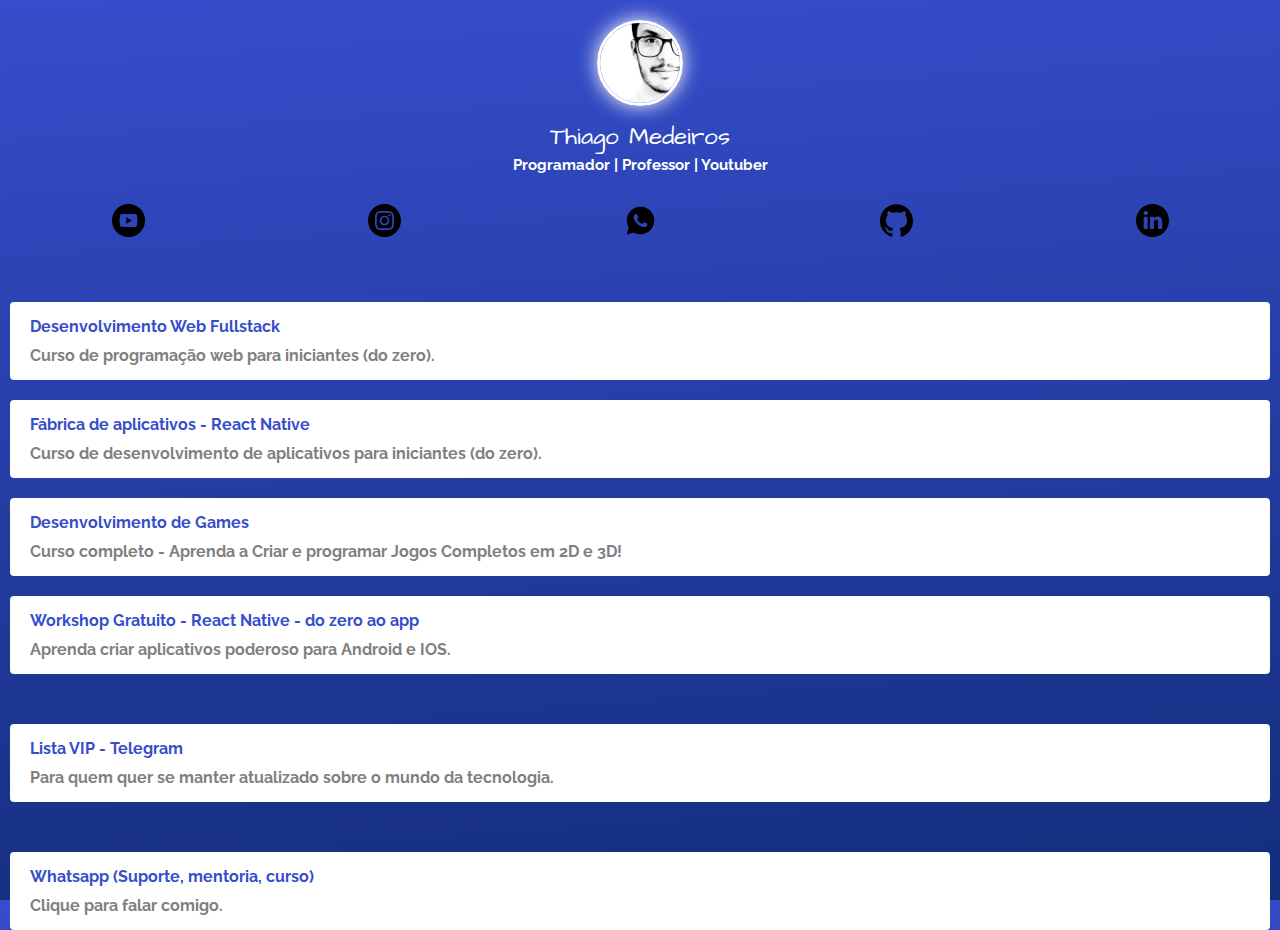
<file: index.html>
<!DOCTYPE html>
<html lang="en">
<head>
    <meta charset="UTF-8">
    <meta http-equiv="X-UA-Compatible" content="IE=edge">
    <meta name="viewport" content="width=device-width, initial-scale=1.0">
    <title> Linktree </title>

    <link href="https://fonts.googleapis.com/css2?family=Architects+Daughter&family=Raleway&display=swap" rel="stylesheet">
    <link rel="stylesheet" href="css/style.css">
    <!-- Global site tag (gtag.js) - Google Analytics -->
    <script async src="https://www.googletagmanager.com/ gtag/  js?id=G-4B65EVHGSF">
    </script>
    <script>
     window.dataLayer = window.dataLayer || [];
     function gtag(){dataLayer.push(arguments);}
     gtag('js', new Date());

     gtag('config', 'G-4B65EVHGSF');
    </script>
</head> 

<body>

    <div class="profile"> 
     <img src="img/thiago.jpg" alt="Thiago" class="avatar">
     <h1> Thiago Medeiros </h1>
     <h2> Programador | Professor | Youtuber </h2>
    </div>

    <ul class="social"> 
        <li> 
            <a href="https://www.youtube.com">
                <img src="img/youtube.png" alt="youtube">
            </a>
        </li>
        <li> 
            <a href="instagram.com">
                <img src="img/insta.svg" alt="instagram">
            </a>
        </li>
        <li> 
            <a href="https://wa.me/5551997525145">
                <img src="img/whatsapp.png" alt="whatsapp">
    
            </a>
        </li>
        <li> 
            <a href="github.com">
                <img src="img/github.svg" alt="github">
    
            </a>
        </li>
        <li> 
            <a href="linkedin.com">
                <img src="img/linkedin.svg" alt="linkedin">
    
            </a>
        </li>

        
    </ul> <br> 

    <ul class="links-list">
        <li>
            <a href="">
                Desenvolvimento Web Fullstack
                <span> Curso de programação web para iniciantes (do zero). </span> 
            </a>
        </li>
        <li>
            <a href="">
                Fábrica de aplicativos - React Native
                <span> Curso de desenvolvimento de aplicativos para iniciantes (do zero).
                </span>
            </a>
        </li>
        <li>
            <a href="">
                Desenvolvimento de Games 
                <span> Curso completo - Aprenda a Criar e programar Jogos Completos em 2D e 3D!
                </span>
            </a>
        </li>
        <li>
            <a href="">
                Workshop Gratuito - React Native - do zero ao app 
                <span> Aprenda criar aplicativos poderoso para Android e IOS.
                </span>
            </a>
        </li>
    </ul>  

    <ul class="nova-pagina">
        <li>
            <a href="">
                Lista VIP - Telegram
                <span> Para quem quer se manter atualizado   sobre o mundo da tecnologia. 
                </span> 
            </a>
        </li>
        <li>
            <a href="https://wa.me/5551997525145">
                Whatsapp (Suporte, mentoria, curso)
                <span> Clique para falar comigo. 
                </span>
             </a>
            
        </li>
    </ul>
</body>
</html>
</file>
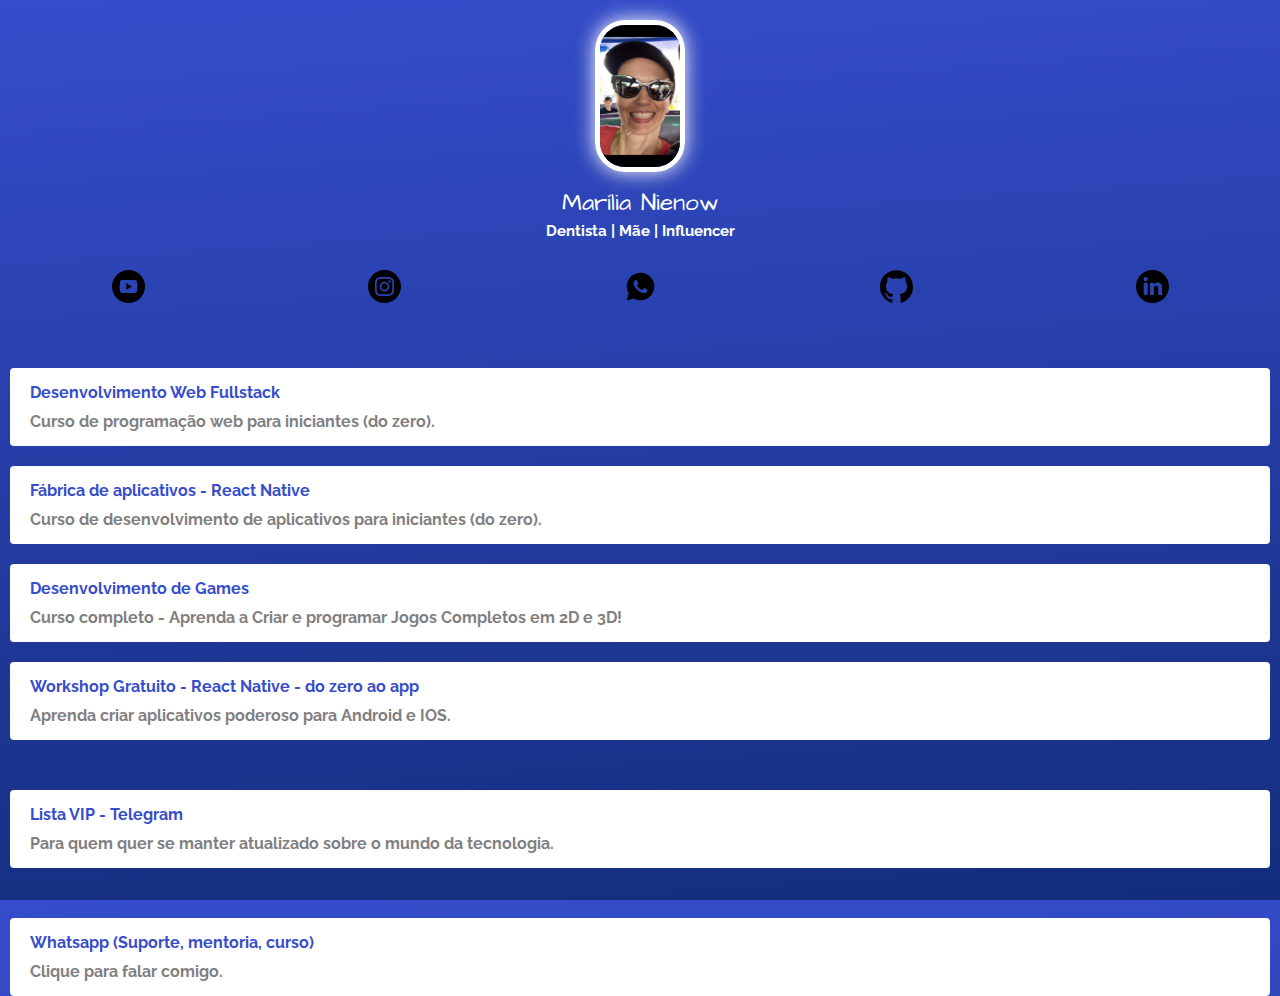
<file: linktree-mãe/index.html>
<!DOCTYPE html>
<html lang="en">
<head>
    <meta charset="UTF-8">
    <meta http-equiv="X-UA-Compatible" content="IE=edge">
    <meta name="viewport" content="width=device-width, initial-scale=1.0">
    <title> Linktree-Mãe </title>

    <link href="https://fonts.googleapis.com/css2?family=Architects+Daughter&family=Raleway&display=swap" rel="stylesheet">
    <link rel="stylesheet" href="css/style.css">
   
</head> 

<body>

    <div class="profile"> 
     <img src="img/marília.png" alt="Marília" class="avatar">
     <h1> Marília Nienow </h1>
     <h2> Dentista | Mãe | Influencer </h2>
    </div>

    <ul class="social"> 
        <li> 
            <a href="https://www.youtube.com">
                <img src="img/youtube.png" alt="youtube">
            </a>
        </li>
        <li> 
            <a href="instagram.com">
                <img src="img/insta.svg" alt="instagram">
            </a>
        </li>
        <li> 
            <a href="https://wa.me/5551997525145">
                <img src="img/whatsapp.png" alt="whatsapp">
    
            </a>
        </li>
        <li> 
            <a href="github.com">
                <img src="img/github.svg" alt="github">
    
            </a>
        </li>
        <li> 
            <a href="linkedin.com">
                <img src="img/linkedin.svg" alt="linkedin">
    
            </a>
        </li>

        
    </ul> <br> 

    <ul class="links-list">
        <li>
            <a href="">
                Desenvolvimento Web Fullstack
                <span> Curso de programação web para iniciantes (do zero). </span> 
            </a>
        </li>
        <li>
            <a href="">
                Fábrica de aplicativos - React Native
                <span> Curso de desenvolvimento de aplicativos para iniciantes (do zero).
                </span>
            </a>
        </li>
        <li>
            <a href="">
                Desenvolvimento de Games 
                <span> Curso completo - Aprenda a Criar e programar Jogos Completos em 2D e 3D!
                </span>
            </a>
        </li>
        <li>
            <a href="">
                Workshop Gratuito - React Native - do zero ao app 
                <span> Aprenda criar aplicativos poderoso para Android e IOS.
                </span>
            </a>
        </li>
    </ul>  

    <ul class="nova-pagina">
        <li>
            <a href="">
                Lista VIP - Telegram
                <span> Para quem quer se manter atualizado   sobre o mundo da tecnologia. 
                </span> 
            </a>
        </li>
        <li>
            <a href="https://wa.me/5551997525145">
                Whatsapp (Suporte, mentoria, curso)
                <span> Clique para falar comigo. 
                </span>
             </a>
            
        </li>
    </ul>
</body>
</html>
</file>
<file: css/style.css>
* {
    margin: 0;
    padding: 0;
}
html, body {
    height: 100%
}
body {
    color: white;
    font-family: 'Raleway', sans-serif;
    background: rgb(54,77,204);
    background: linear-gradient(176deg, rgba(54,77,204,1) 0%, rgba(19,45,124,1) 100%);

}


.avatar {
    width: 80px; 
    border-radius: 50px;
    border: 3px solid white; 
    box-shadow: 0 0 20px white;
    margin-bottom: 10px;

}

h1 {
    font-family: 'Architects Daughter', cursive;
    font-weight: 100;
    font-size: 24px;
    margin-bottom: 2px;
}

h2 {
    font-size: 15px;
}

.profile {
    margin-top: 20px; 
    text-align: center;
}

.social {
    display: flex;
    justify-content: space-around;
    list-style: none; 
    margin-top: 30px;
    margin-bottom: 22px ;
}

.social img {
    width: 33px;
}

.links-list {
    list-style: none;
}

.links-list li {
    margin: 20px 10px;
}

.links-list li  a {
    background: white;
    padding: 15px 20px;
    display: block; 
    border-radius: 4px;
    text-decoration: none;
    color:  rgb(54,77,204);
    font-weight: bold; 
}

.links-list li a span {
    color: gray;
    display: block; 
    margin-top: 10px;
}

.nova-pagina {
    list-style: none;
}

.nova-pagina li {
    margin: 50px 10px;  
    
}

.nova-pagina li a {
    background: white;
    padding: 15px 20px;
    display: block; 
    border-radius: 4px;
    text-decoration: none;
    color:  rgb(54,77,204);
    font-weight: bold; 
}

.nova-pagina li a span {
    color: gray;
    display: block; 
    margin-top: 10px;
}
</file>
<file: linktree-mãe/css/style.css>
* {
    margin: 0;
    padding: 0;
}
html, body {
    height: 100%
}
body {
    color: white;
    font-family: 'Raleway', sans-serif;
    background: rgb(54,77,204);
    background: linear-gradient(176deg, rgba(54,77,204,1) 0%, rgba(19,45,124,1) 100%);

}


.avatar {
    width: 80px; 
    border-radius: 30px;
    border: 5px solid white; 
    box-shadow: 0 0 20px white;
    margin-bottom: 10px;

}

h1 {
    font-family: 'Architects Daughter', cursive;
    font-weight: 100;
    font-size: 24px;
    margin-bottom: 2px;
}

h2 {
    font-size: 15px;
}

.profile {
    margin-top: 20px; 
    text-align: center;
}

.social {
    display: flex;
    justify-content: space-around;
    list-style: none; 
    margin-top: 30px;
    margin-bottom: 22px ;
}

.social img {
    width: 33px;
}

.links-list {
    list-style: none;
}

.links-list li {
    margin: 20px 10px;
}

.links-list li  a {
    background: white;
    padding: 15px 20px;
    display: block; 
    border-radius: 4px;
    text-decoration: none;
    color:  rgb(54,77,204);
    font-weight: bold; 
}

.links-list li a span {
    color: gray;
    display: block; 
    margin-top: 10px;
}

.nova-pagina {
    list-style: none;
}

.nova-pagina li {
    margin: 50px 10px;  
    
}

.nova-pagina li a {
    background: white;
    padding: 15px 20px;
    display: block; 
    border-radius: 4px;
    text-decoration: none;
    color:  rgb(54,77,204);
    font-weight: bold; 
}

.nova-pagina li a span {
    color: gray;
    display: block; 
    margin-top: 10px;
}
</file>
